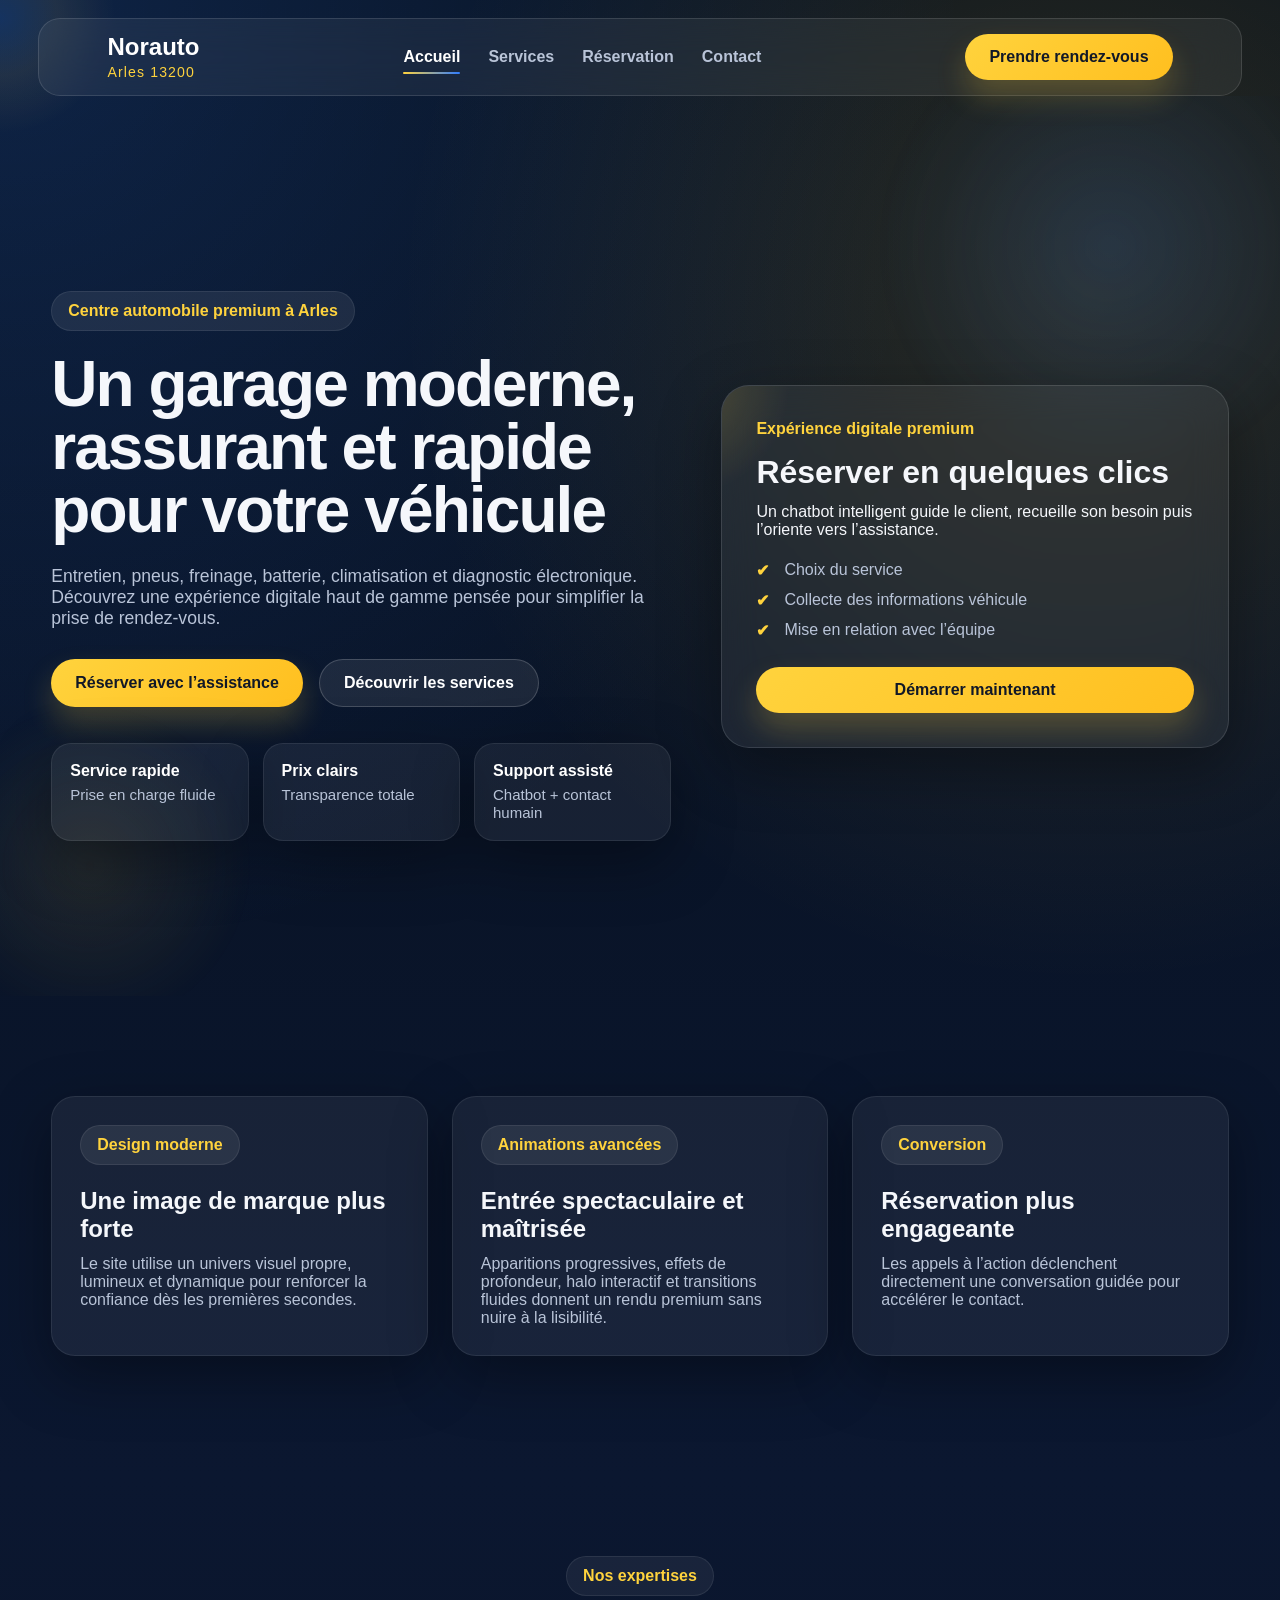
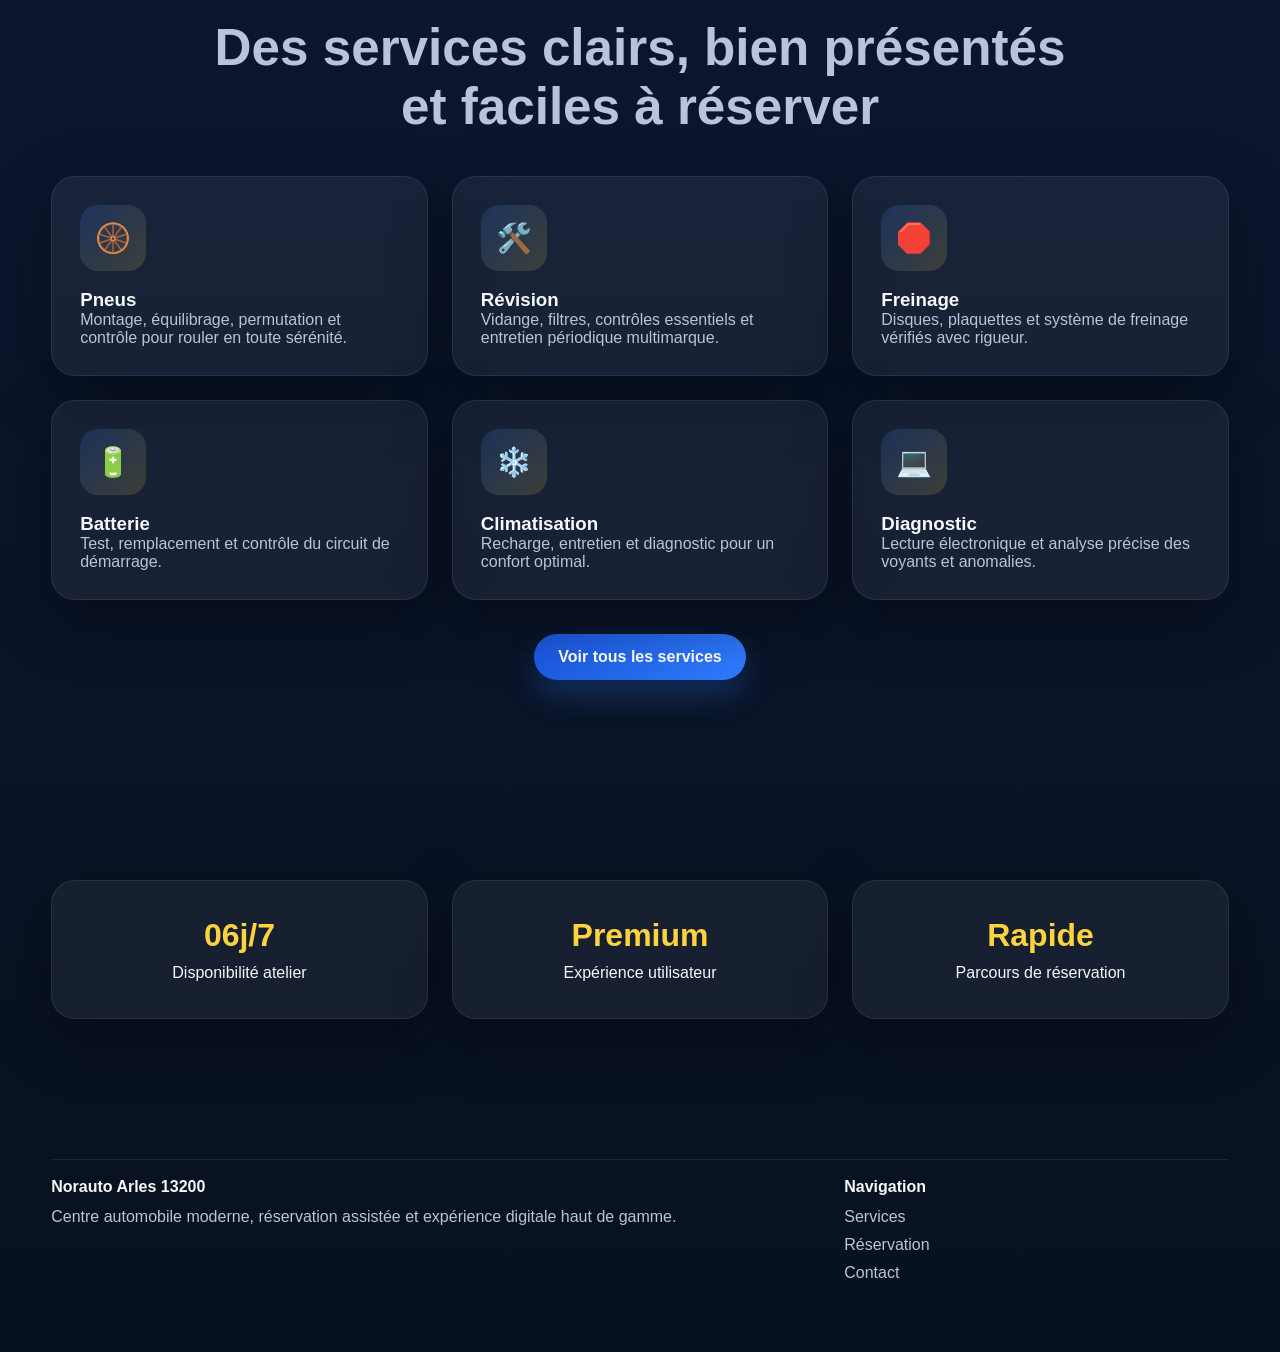
<file: index.html>
<!DOCTYPE html>
<html lang="fr">
<head>
  <meta charset="UTF-8" />
  <meta name="viewport" content="width=device-width, initial-scale=1.0" />
  <title>Norauto Arles 13200 | Centre Automobile Premium</title>
  <meta name="description" content="Norauto Arles 13200 : entretien, réparation, pneus, batterie, freins et réservation assistée par chatbot." />
  <link rel="stylesheet" href="style.css" />
</head>
<body class="page-home">
  <div class="site-loader">
    <div class="loader-ring"></div>
    <div class="loader-text">Norauto Arles</div>
  </div>

  <div class="cursor-glow"></div>

  <header class="header glass">
    <div class="container nav">
      <a href="index.html" class="brand">
        <span class="brand-main">Norauto</span>
        <span class="brand-sub">Arles 13200</span>
      </a>

      <nav class="navbar">
        <a href="index.html" class="active">Accueil</a>
        <a href="services.html">Services</a>
        <a href="reservation.html">Réservation</a>
        <a href="contact.html">Contact</a>
      </nav>

      <button class="btn btn-primary open-chat">Prendre rendez-vous</button>
    </div>
  </header>

  <main>
    <section class="hero">
      <div class="hero-bg-shape shape-1"></div>
      <div class="hero-bg-shape shape-2"></div>
      <div class="hero-grid container">
        <div class="hero-content reveal">
          <span class="eyebrow">Centre automobile premium à Arles</span>
          <h1>Un garage moderne, rassurant et rapide pour votre véhicule</h1>
          <p class="hero-text">
            Entretien, pneus, freinage, batterie, climatisation et diagnostic électronique.
            Découvrez une expérience digitale haut de gamme pensée pour simplifier la prise de rendez-vous.
          </p>

          <div class="hero-actions">
            <button class="btn btn-primary open-chat">Réserver avec l’assistance</button>
            <a href="services.html" class="btn btn-secondary">Découvrir les services</a>
          </div>

          <div class="hero-trust">
            <div class="trust-item">
              <strong>Service rapide</strong>
              <span>Prise en charge fluide</span>
            </div>
            <div class="trust-item">
              <strong>Prix clairs</strong>
              <span>Transparence totale</span>
            </div>
            <div class="trust-item">
              <strong>Support assisté</strong>
              <span>Chatbot + contact humain</span>
            </div>
          </div>
        </div>

        <div class="hero-panel floating">
          <div class="panel-card glass">
            <div class="panel-badge">Expérience digitale premium</div>
            <h3>Réserver en quelques clics</h3>
            <p>Un chatbot intelligent guide le client, recueille son besoin puis l’oriente vers l’assistance.</p>
            <ul class="check-list">
              <li>Choix du service</li>
              <li>Collecte des informations véhicule</li>
              <li>Mise en relation avec l’équipe</li>
            </ul>
            <button class="btn btn-primary wide open-chat">Démarrer maintenant</button>
          </div>
        </div>
      </div>
    </section>

    <section class="section premium-strip">
      <div class="container premium-grid">
        <div class="premium-card reveal">
          <span class="mini-label">Design moderne</span>
          <h2>Une image de marque plus forte</h2>
          <p>
            Le site utilise un univers visuel propre, lumineux et dynamique pour renforcer la confiance
            dès les premières secondes.
          </p>
        </div>
        <div class="premium-card reveal delay-1">
          <span class="mini-label">Animations avancées</span>
          <h2>Entrée spectaculaire et maîtrisée</h2>
          <p>
            Apparitions progressives, effets de profondeur, halo interactif et transitions fluides
            donnent un rendu premium sans nuire à la lisibilité.
          </p>
        </div>
        <div class="premium-card reveal delay-2">
          <span class="mini-label">Conversion</span>
          <h2>Réservation plus engageante</h2>
          <p>
            Les appels à l’action déclenchent directement une conversation guidée pour accélérer le contact.
          </p>
        </div>
      </div>
    </section>

    <section class="section services-preview">
      <div class="container">
        <div class="section-heading reveal">
          <span class="eyebrow dark">Nos expertises</span>
          <h2>Des services clairs, bien présentés et faciles à réserver</h2>
        </div>

        <div class="service-grid">
          <article class="service-card reveal">
            <div class="service-icon">🛞</div>
            <h3>Pneus</h3>
            <p>Montage, équilibrage, permutation et contrôle pour rouler en toute sérénité.</p>
          </article>

          <article class="service-card reveal delay-1">
            <div class="service-icon">🛠️</div>
            <h3>Révision</h3>
            <p>Vidange, filtres, contrôles essentiels et entretien périodique multimarque.</p>
          </article>

          <article class="service-card reveal delay-2">
            <div class="service-icon">🛑</div>
            <h3>Freinage</h3>
            <p>Disques, plaquettes et système de freinage vérifiés avec rigueur.</p>
          </article>

          <article class="service-card reveal">
            <div class="service-icon">🔋</div>
            <h3>Batterie</h3>
            <p>Test, remplacement et contrôle du circuit de démarrage.</p>
          </article>

          <article class="service-card reveal delay-1">
            <div class="service-icon">❄️</div>
            <h3>Climatisation</h3>
            <p>Recharge, entretien et diagnostic pour un confort optimal.</p>
          </article>

          <article class="service-card reveal delay-2">
            <div class="service-icon">💻</div>
            <h3>Diagnostic</h3>
            <p>Lecture électronique et analyse précise des voyants et anomalies.</p>
          </article>
        </div>

        <div class="center-top">
          <a href="services.html" class="btn btn-dark">Voir tous les services</a>
        </div>
      </div>
    </section>

    <section class="section stats-section">
      <div class="container stats-grid">
        <div class="stat-box reveal">
          <strong>06j/7</strong>
          <span>Disponibilité atelier</span>
        </div>
        <div class="stat-box reveal delay-1">
          <strong>Premium</strong>
          <span>Expérience utilisateur</span>
        </div>
        <div class="stat-box reveal delay-2">
          <strong>Rapide</strong>
          <span>Parcours de réservation</span>
        </div>
      </div>
    </section>
  </main>

  <footer class="footer">
    <div class="container footer-grid">
      <div>
        <h4>Norauto Arles 13200</h4>
        <p>Centre automobile moderne, réservation assistée et expérience digitale haut de gamme.</p>
      </div>
      <div>
        <h4>Navigation</h4>
        <a href="services.html">Services</a>
        <a href="reservation.html">Réservation</a>
        <a href="contact.html">Contact</a>
      </div>
    </div>
  </footer>

  <div class="chatbot" id="chatbot">
    <div class="chatbot-header">
      <div>
        <strong>Assistant Norauto Arles</strong>
        <p>Réservation assistée</p>
      </div>
      <button class="chat-close" id="closeChat">×</button>
    </div>

    <div class="chatbot-body" id="chatBody">
      <div class="bot-message">Bonjour 👋 Je peux vous aider à préparer votre demande de rendez-vous.</div>
      <div class="bot-message">Quel service souhaitez-vous réserver ?</div>

      <div class="chat-options">
        <button class="chat-option" data-choice="Pneus">Pneus</button>
        <button class="chat-option" data-choice="Révision">Révision</button>
        <button class="chat-option" data-choice="Freinage">Freinage</button>
        <button class="chat-option" data-choice="Batterie">Batterie</button>
        <button class="chat-option" data-choice="Climatisation">Climatisation</button>
        <button class="chat-option" data-choice="Diagnostic">Diagnostic</button>
      </div>
    </div>

    <div class="chatbot-footer">
      <a id="assistanceLink" class="btn btn-primary wide" href="contact.html">Parler à l’assistance</a>
    </div>
  </div>

  <script src="script.js"></script>
</body>
</html>
</file>
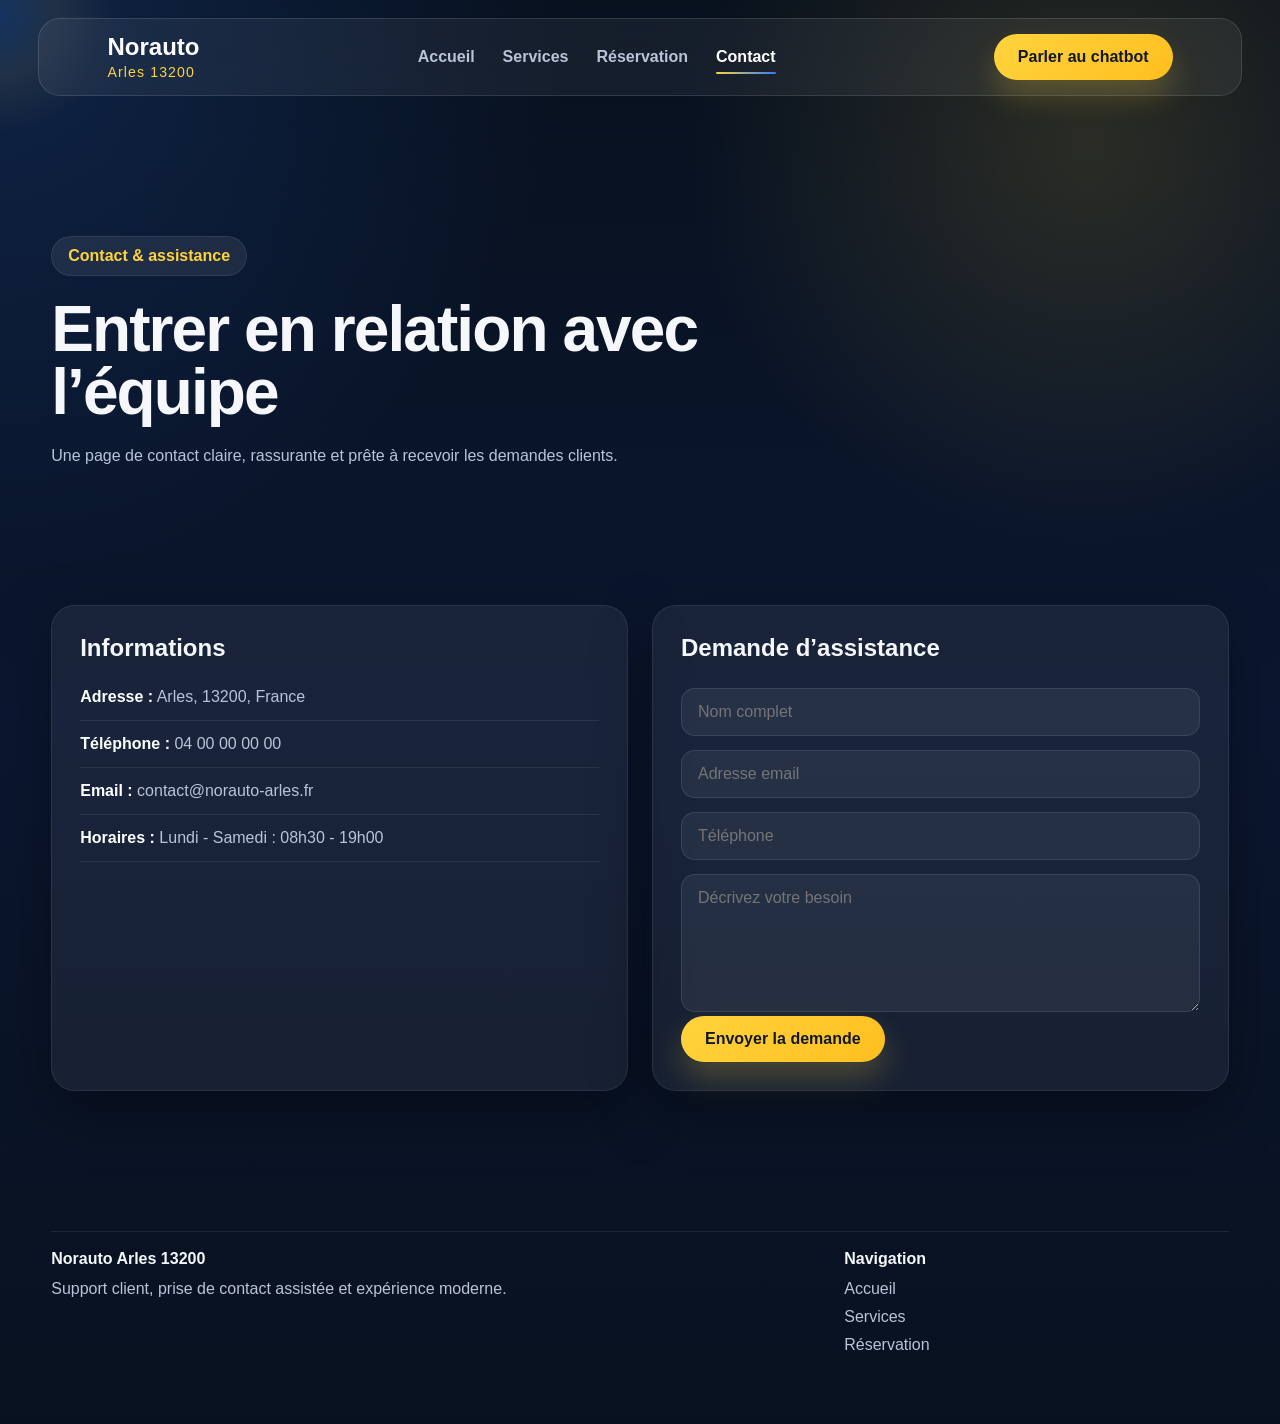
<file: contact.html>
<!DOCTYPE html>
<html lang="fr">
<head>
  <meta charset="UTF-8" />
  <meta name="viewport" content="width=device-width, initial-scale=1.0" />
  <title>Contact | Norauto Arles 13200</title>
  <meta name="description" content="Contactez Norauto Arles 13200 pour votre entretien automobile." />
  <link rel="stylesheet" href="style.css" />
</head>
<body>
  <div class="cursor-glow"></div>

  <header class="header glass">
    <div class="container nav">
      <a href="index.html" class="brand">
        <span class="brand-main">Norauto</span>
        <span class="brand-sub">Arles 13200</span>
      </a>

      <nav class="navbar">
        <a href="index.html">Accueil</a>
        <a href="services.html">Services</a>
        <a href="reservation.html">Réservation</a>
        <a href="contact.html" class="active">Contact</a>
      </nav>

      <button class="btn btn-primary open-chat">Parler au chatbot</button>
    </div>
  </header>

  <main class="inner-page">
    <section class="page-hero small-hero">
      <div class="container reveal">
        <span class="eyebrow">Contact & assistance</span>
        <h1>Entrer en relation avec l’équipe</h1>
        <p>Une page de contact claire, rassurante et prête à recevoir les demandes clients.</p>
      </div>
    </section>

    <section class="section">
      <div class="container contact-layout">
        <div class="contact-card reveal">
          <h2>Informations</h2>
          <div class="contact-line"><strong>Adresse :</strong> Arles, 13200, France</div>
          <div class="contact-line"><strong>Téléphone :</strong> 04 00 00 00 00</div>
          <div class="contact-line"><strong>Email :</strong> contact@norauto-arles.fr</div>
          <div class="contact-line"><strong>Horaires :</strong> Lundi - Samedi : 08h30 - 19h00</div>
        </div>

        <form class="contact-card reveal delay-1">
          <h2>Demande d’assistance</h2>
          <input type="text" placeholder="Nom complet" required>
          <input type="email" placeholder="Adresse email" required>
          <input type="tel" placeholder="Téléphone" required>
          <textarea rows="6" placeholder="Décrivez votre besoin" required></textarea>
          <button type="submit" class="btn btn-primary">Envoyer la demande</button>
        </form>
      </div>
    </section>
  </main>

  <footer class="footer">
    <div class="container footer-grid">
      <div>
        <h4>Norauto Arles 13200</h4>
        <p>Support client, prise de contact assistée et expérience moderne.</p>
      </div>
      <div>
        <h4>Navigation</h4>
        <a href="index.html">Accueil</a>
        <a href="services.html">Services</a>
        <a href="reservation.html">Réservation</a>
      </div>
    </div>
  </footer>

  <div class="chatbot" id="chatbot">
    <div class="chatbot-header">
      <div>
        <strong>Assistant Norauto Arles</strong>
        <p>Réservation assistée</p>
      </div>
      <button class="chat-close" id="closeChat">×</button>
    </div>

    <div class="chatbot-body" id="chatBody">
      <div class="bot-message">Bonjour 👋 Je peux vous orienter avant votre prise de contact.</div>
      <div class="chat-options">
        <button class="chat-option" data-choice="Demande de rendez-vous">Demande de rendez-vous</button>
        <button class="chat-option" data-choice="Demande d'information">Demande d'information</button>
      </div>
    </div>

    <div class="chatbot-footer">
      <a id="assistanceLink" class="btn btn-primary wide" href="mailto:contact@norauto-arles.fr">Contacter l’assistance</a>
    </div>
  </div>

  <script src="script.js"></script>
</body>
</html>
</file>
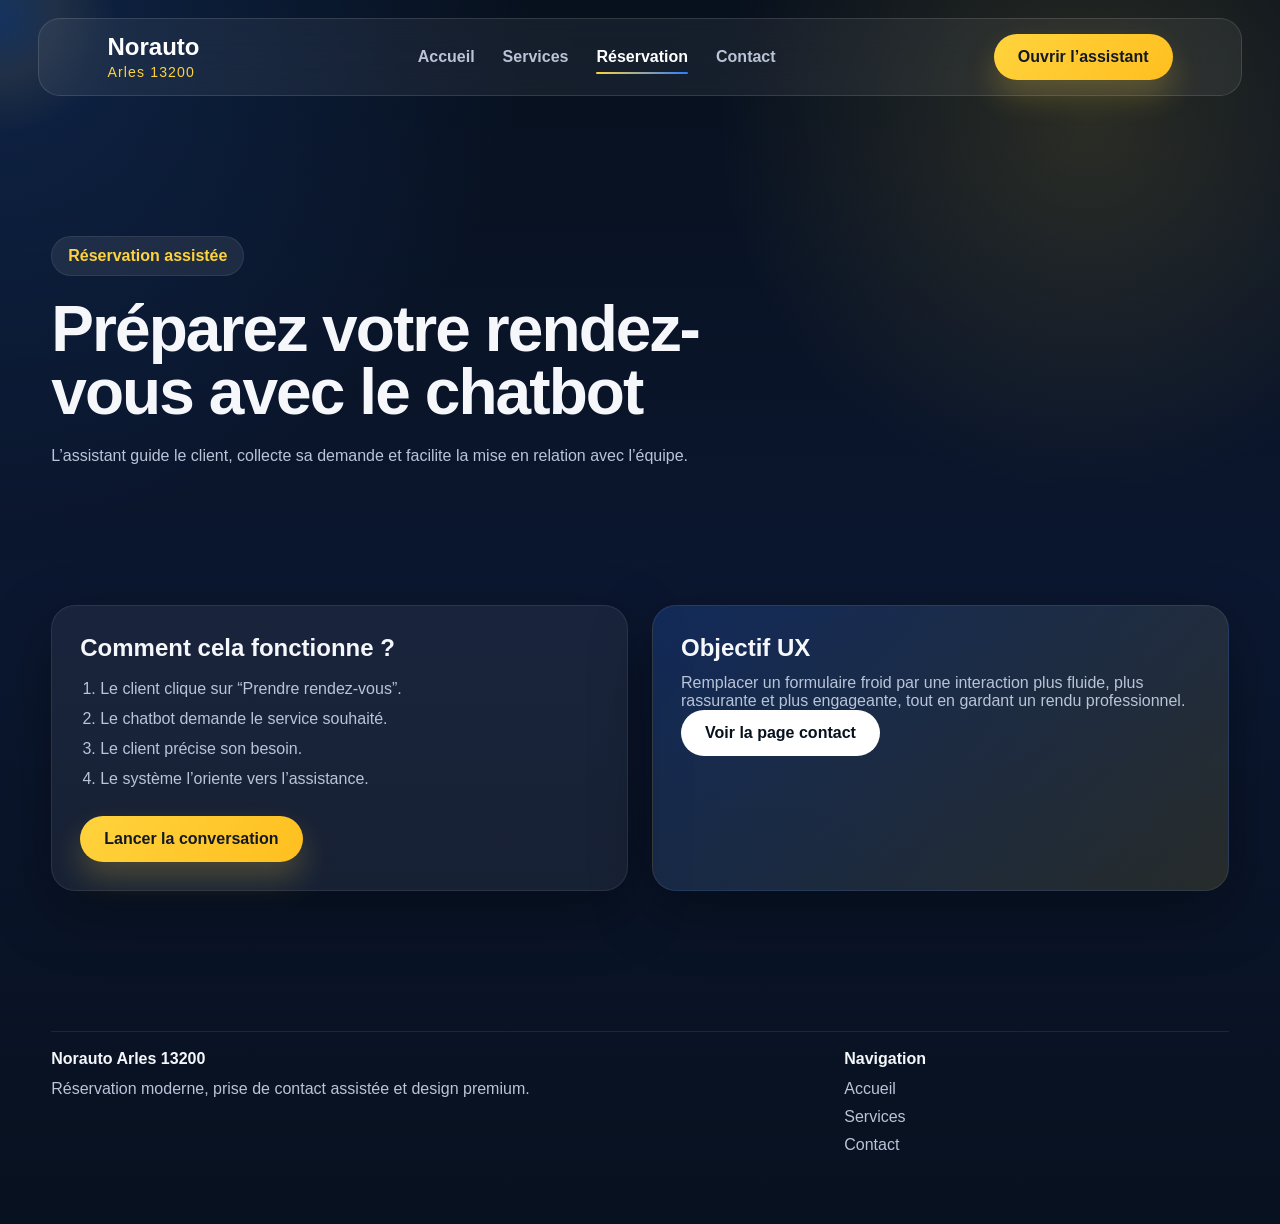
<file: reservation.html>
<!DOCTYPE html>
<html lang="fr">
<head>
  <meta charset="UTF-8" />
  <meta name="viewport" content="width=device-width, initial-scale=1.0" />
  <title>Réservation | Norauto Arles 13200</title>
  <meta name="description" content="Réservez votre entretien chez Norauto Arles 13200 avec assistance chatbot." />
  <link rel="stylesheet" href="style.css" />
</head>
<body>
  <div class="cursor-glow"></div>

  <header class="header glass">
    <div class="container nav">
      <a href="index.html" class="brand">
        <span class="brand-main">Norauto</span>
        <span class="brand-sub">Arles 13200</span>
      </a>

      <nav class="navbar">
        <a href="index.html">Accueil</a>
        <a href="services.html">Services</a>
        <a href="reservation.html" class="active">Réservation</a>
        <a href="contact.html">Contact</a>
      </nav>

      <button class="btn btn-primary open-chat">Ouvrir l’assistant</button>
    </div>
  </header>

  <main class="inner-page">
    <section class="page-hero small-hero">
      <div class="container reveal">
        <span class="eyebrow">Réservation assistée</span>
        <h1>Préparez votre rendez-vous avec le chatbot</h1>
        <p>L’assistant guide le client, collecte sa demande et facilite la mise en relation avec l’équipe.</p>
      </div>
    </section>

    <section class="section">
      <div class="container reservation-layout">
        <div class="reservation-card reveal">
          <h2>Comment cela fonctionne ?</h2>
          <ol class="steps">
            <li>Le client clique sur “Prendre rendez-vous”.</li>
            <li>Le chatbot demande le service souhaité.</li>
            <li>Le client précise son besoin.</li>
            <li>Le système l’oriente vers l’assistance.</li>
          </ol>
          <button class="btn btn-primary open-chat">Lancer la conversation</button>
        </div>

        <div class="reservation-card accent reveal delay-1">
          <h2>Objectif UX</h2>
          <p>
            Remplacer un formulaire froid par une interaction plus fluide, plus rassurante
            et plus engageante, tout en gardant un rendu professionnel.
          </p>
          <a href="contact.html" class="btn btn-light">Voir la page contact</a>
        </div>
      </div>
    </section>
  </main>

  <footer class="footer">
    <div class="container footer-grid">
      <div>
        <h4>Norauto Arles 13200</h4>
        <p>Réservation moderne, prise de contact assistée et design premium.</p>
      </div>
      <div>
        <h4>Navigation</h4>
        <a href="index.html">Accueil</a>
        <a href="services.html">Services</a>
        <a href="contact.html">Contact</a>
      </div>
    </div>
  </footer>

  <div class="chatbot" id="chatbot">
    <div class="chatbot-header">
      <div>
        <strong>Assistant Norauto Arles</strong>
        <p>Réservation assistée</p>
      </div>
      <button class="chat-close" id="closeChat">×</button>
    </div>

    <div class="chatbot-body" id="chatBody">
      <div class="bot-message">Bonjour 👋 Je vais vous aider à préparer votre rendez-vous.</div>
      <div class="bot-message">Choisissez votre besoin principal :</div>

      <div class="chat-options">
        <button class="chat-option" data-choice="Pneus">Pneus</button>
        <button class="chat-option" data-choice="Révision">Révision</button>
        <button class="chat-option" data-choice="Freinage">Freinage</button>
        <button class="chat-option" data-choice="Batterie">Batterie</button>
        <button class="chat-option" data-choice="Climatisation">Climatisation</button>
        <button class="chat-option" data-choice="Diagnostic">Diagnostic</button>
      </div>
    </div>

    <div class="chatbot-footer">
      <a id="assistanceLink" class="btn btn-primary wide" href="contact.html">Mettre en relation avec l’assistance</a>
    </div>
  </div>

  <script src="script.js"></script>
</body>
</html>
</file>
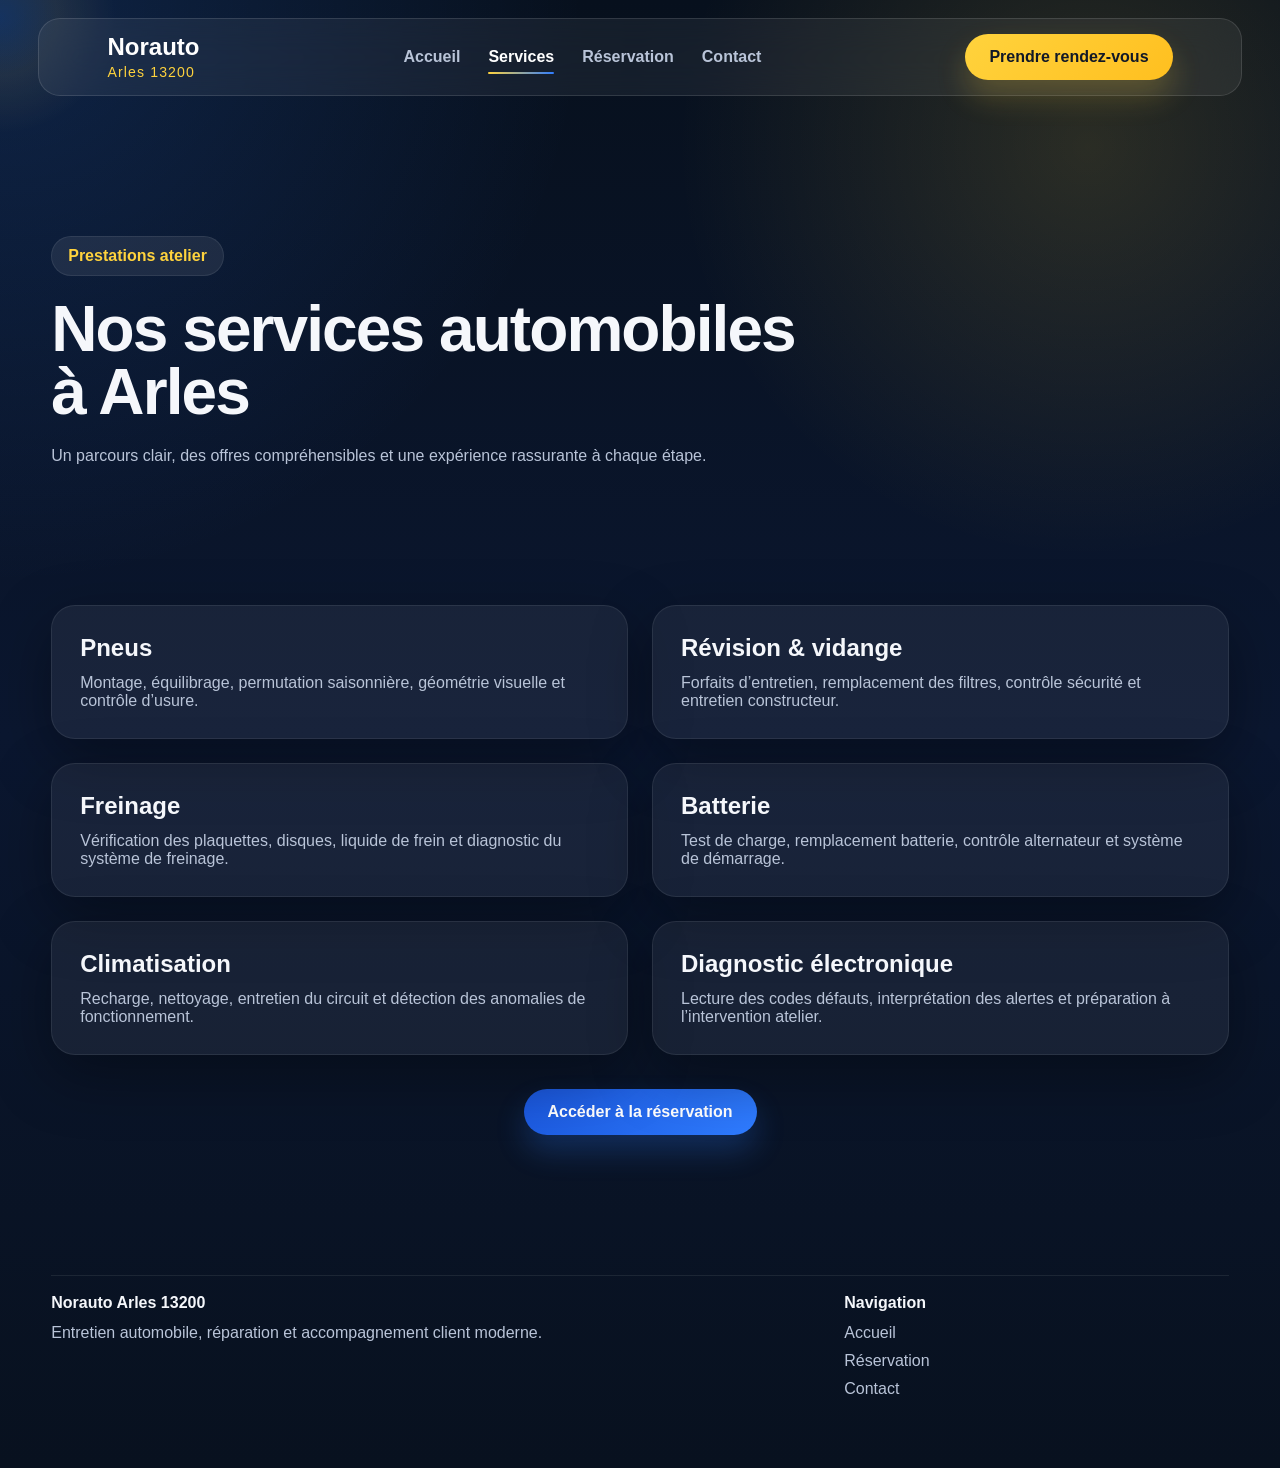
<file: services.html>
<!DOCTYPE html>
<html lang="fr">
<head>
  <meta charset="UTF-8" />
  <meta name="viewport" content="width=device-width, initial-scale=1.0" />
  <title>Services | Norauto Arles 13200</title>
  <meta name="description" content="Découvrez les services proposés par Norauto Arles 13200." />
  <link rel="stylesheet" href="style.css" />
</head>
<body>
  <div class="cursor-glow"></div>

  <header class="header glass">
    <div class="container nav">
      <a href="index.html" class="brand">
        <span class="brand-main">Norauto</span>
        <span class="brand-sub">Arles 13200</span>
      </a>

      <nav class="navbar">
        <a href="index.html">Accueil</a>
        <a href="services.html" class="active">Services</a>
        <a href="reservation.html">Réservation</a>
        <a href="contact.html">Contact</a>
      </nav>

      <button class="btn btn-primary open-chat">Prendre rendez-vous</button>
    </div>
  </header>

  <main class="inner-page">
    <section class="page-hero small-hero">
      <div class="container reveal">
        <span class="eyebrow">Prestations atelier</span>
        <h1>Nos services automobiles à Arles</h1>
        <p>Un parcours clair, des offres compréhensibles et une expérience rassurante à chaque étape.</p>
      </div>
    </section>

    <section class="section">
      <div class="container detailed-services">
        <article class="detail-card reveal">
          <h2>Pneus</h2>
          <p>Montage, équilibrage, permutation saisonnière, géométrie visuelle et contrôle d’usure.</p>
        </article>

        <article class="detail-card reveal delay-1">
          <h2>Révision & vidange</h2>
          <p>Forfaits d’entretien, remplacement des filtres, contrôle sécurité et entretien constructeur.</p>
        </article>

        <article class="detail-card reveal delay-2">
          <h2>Freinage</h2>
          <p>Vérification des plaquettes, disques, liquide de frein et diagnostic du système de freinage.</p>
        </article>

        <article class="detail-card reveal">
          <h2>Batterie</h2>
          <p>Test de charge, remplacement batterie, contrôle alternateur et système de démarrage.</p>
        </article>

        <article class="detail-card reveal delay-1">
          <h2>Climatisation</h2>
          <p>Recharge, nettoyage, entretien du circuit et détection des anomalies de fonctionnement.</p>
        </article>

        <article class="detail-card reveal delay-2">
          <h2>Diagnostic électronique</h2>
          <p>Lecture des codes défauts, interprétation des alertes et préparation à l’intervention atelier.</p>
        </article>
      </div>

      <div class="container center-top">
        <a href="reservation.html" class="btn btn-dark">Accéder à la réservation</a>
      </div>
    </section>
  </main>

  <footer class="footer">
    <div class="container footer-grid">
      <div>
        <h4>Norauto Arles 13200</h4>
        <p>Entretien automobile, réparation et accompagnement client moderne.</p>
      </div>
      <div>
        <h4>Navigation</h4>
        <a href="index.html">Accueil</a>
        <a href="reservation.html">Réservation</a>
        <a href="contact.html">Contact</a>
      </div>
    </div>
  </footer>

  <div class="chatbot" id="chatbot">
    <div class="chatbot-header">
      <div>
        <strong>Assistant Norauto Arles</strong>
        <p>Réservation assistée</p>
      </div>
      <button class="chat-close" id="closeChat">×</button>
    </div>
    <div class="chatbot-body" id="chatBody">
      <div class="bot-message">Bonjour 👋 Quel service vous intéresse ?</div>
      <div class="chat-options">
        <button class="chat-option" data-choice="Pneus">Pneus</button>
        <button class="chat-option" data-choice="Révision">Révision</button>
        <button class="chat-option" data-choice="Freinage">Freinage</button>
        <button class="chat-option" data-choice="Batterie">Batterie</button>
      </div>
    </div>
    <div class="chatbot-footer">
      <a id="assistanceLink" class="btn btn-primary wide" href="contact.html">Parler à l’assistance</a>
    </div>
  </div>

  <script src="script.js"></script>
</body>
</html>
</file>
<file: style.css>
* {
  margin: 0;
  padding: 0;
  box-sizing: border-box;
}

:root {
  --bg: #08111f;
  --bg-soft: #0d1b31;
  --card: rgba(255, 255, 255, 0.08);
  --card-strong: rgba(255, 255, 255, 0.12);
  --line: rgba(255, 255, 255, 0.12);
  --text: #f5f7fb;
  --text-soft: #b9c4d8;
  --blue: #1a56db;
  --blue-2: #2f7cff;
  --yellow: #ffd33d;
  --yellow-2: #ffea8a;
  --dark: #07101d;
  --white: #ffffff;
  --shadow: 0 20px 60px rgba(0, 0, 0, 0.35);
  --radius: 24px;
  --radius-sm: 16px;
  --transition: 0.35s ease;
}

html {
  scroll-behavior: smooth;
}

body {
  font-family: Inter, Arial, sans-serif;
  background:
    radial-gradient(circle at top left, rgba(47,124,255,0.18), transparent 30%),
    radial-gradient(circle at 85% 10%, rgba(255,211,61,0.14), transparent 24%),
    linear-gradient(180deg, #07101d 0%, #0b1730 50%, #08111f 100%);
  color: var(--text);
  min-height: 100vh;
  overflow-x: hidden;
}

a {
  text-decoration: none;
  color: inherit;
}

button,
input,
textarea {
  font: inherit;
}

.container {
  width: min(1200px, 92%);
  margin: 0 auto;
}

.section {
  padding: 100px 0;
}

.center-top {
  text-align: center;
  margin-top: 34px;
}

.glass {
  background: rgba(255, 255, 255, 0.06);
  backdrop-filter: blur(18px);
  -webkit-backdrop-filter: blur(18px);
  border: 1px solid var(--line);
}

.header {
  position: sticky;
  top: 0;
  z-index: 1000;
  margin: 18px auto 0;
  width: min(1240px, 94%);
  border-radius: 22px;
}

.nav {
  min-height: 76px;
  display: flex;
  align-items: center;
  justify-content: space-between;
  gap: 24px;
  padding: 0 20px;
}

.brand {
  display: flex;
  flex-direction: column;
  line-height: 1;
}

.brand-main {
  font-size: 1.5rem;
  font-weight: 900;
  color: var(--white);
}

.brand-sub {
  font-size: 0.88rem;
  color: var(--yellow);
  margin-top: 6px;
  letter-spacing: 0.08em;
}

.navbar {
  display: flex;
  gap: 28px;
  align-items: center;
}

.navbar a {
  color: var(--text-soft);
  font-weight: 600;
  position: relative;
  transition: var(--transition);
}

.navbar a:hover,
.navbar a.active {
  color: var(--white);
}

.navbar a::after {
  content: "";
  position: absolute;
  left: 0;
  bottom: -8px;
  width: 0;
  height: 2px;
  border-radius: 999px;
  background: linear-gradient(90deg, var(--yellow), var(--blue-2));
  transition: var(--transition);
}

.navbar a:hover::after,
.navbar a.active::after {
  width: 100%;
}

.btn {
  border: none;
  cursor: pointer;
  border-radius: 999px;
  padding: 14px 24px;
  font-weight: 800;
  transition: transform var(--transition), box-shadow var(--transition), background var(--transition);
  display: inline-flex;
  align-items: center;
  justify-content: center;
}

.btn:hover {
  transform: translateY(-3px);
}

.btn-primary {
  background: linear-gradient(135deg, var(--yellow), #ffbf1f);
  color: #111827;
  box-shadow: 0 16px 30px rgba(255, 211, 61, 0.22);
}

.btn-secondary {
  background: rgba(255, 255, 255, 0.08);
  color: var(--white);
  border: 1px solid rgba(255, 255, 255, 0.18);
}

.btn-dark {
  background: linear-gradient(135deg, var(--blue), var(--blue-2));
  color: var(--white);
  box-shadow: 0 16px 30px rgba(47, 124, 255, 0.24);
}

.btn-light {
  background: var(--white);
  color: var(--dark);
}

.wide {
  width: 100%;
}

.hero {
  min-height: 100vh;
  position: relative;
  display: flex;
  align-items: center;
  padding: 120px 0 80px;
  overflow: hidden;
}

.hero-grid {
  display: grid;
  grid-template-columns: 1.1fr 0.9fr;
  gap: 50px;
  align-items: center;
  position: relative;
  z-index: 2;
}

.eyebrow,
.mini-label {
  display: inline-flex;
  align-items: center;
  gap: 8px;
  padding: 10px 16px;
  border-radius: 999px;
  background: rgba(255,255,255,0.08);
  color: var(--yellow);
  border: 1px solid rgba(255,255,255,0.08);
  font-weight: 800;
  margin-bottom: 22px;
}

.eyebrow.dark {
  background: rgba(255,255,255,0.06);
}

.hero h1,
.page-hero h1 {
  font-size: clamp(2.6rem, 5vw, 5.1rem);
  line-height: 0.98;
  letter-spacing: -0.03em;
  margin-bottom: 24px;
  max-width: 760px;
}

.hero-text,
.page-hero p,
.section-heading h2,
.premium-card p,
.service-card p,
.detail-card p,
.contact-card p,
.reservation-card p {
  color: var(--text-soft);
}

.hero-text {
  font-size: 1.1rem;
  max-width: 680px;
}

.hero-actions {
  display: flex;
  flex-wrap: wrap;
  gap: 16px;
  margin-top: 30px;
}

.hero-trust {
  display: grid;
  grid-template-columns: repeat(3, 1fr);
  gap: 14px;
  margin-top: 36px;
}

.trust-item {
  padding: 18px;
  border-radius: 20px;
  background: rgba(255,255,255,0.06);
  border: 1px solid rgba(255,255,255,0.08);
  box-shadow: var(--shadow);
}

.trust-item strong {
  display: block;
  margin-bottom: 6px;
  color: var(--white);
}

.trust-item span {
  color: var(--text-soft);
  font-size: 0.94rem;
}

.hero-panel {
  position: relative;
}

.panel-card {
  border-radius: 28px;
  padding: 34px;
  box-shadow: var(--shadow);
  position: relative;
  overflow: hidden;
}

.panel-card::before {
  content: "";
  position: absolute;
  inset: -30% auto auto -30%;
  width: 220px;
  height: 220px;
  background: radial-gradient(circle, rgba(255,211,61,0.2), transparent 70%);
  animation: pulseAura 4s infinite ease-in-out;
}

.panel-badge {
  display: inline-block;
  margin-bottom: 16px;
  color: var(--yellow);
  font-weight: 800;
}

.panel-card h3 {
  font-size: 2rem;
  margin-bottom: 12px;
}

.check-list {
  list-style: none;
  margin: 22px 0 28px;
  display: grid;
  gap: 12px;
}

.check-list li {
  position: relative;
  padding-left: 28px;
  color: var(--text-soft);
}

.check-list li::before {
  content: "✔";
  position: absolute;
  left: 0;
  color: var(--yellow);
  font-weight: 900;
}

.hero-bg-shape {
  position: absolute;
  border-radius: 50%;
  filter: blur(8px);
  opacity: 0.45;
}

.shape-1 {
  width: 540px;
  height: 540px;
  background: radial-gradient(circle, rgba(47,124,255,0.32), transparent 62%);
  top: -120px;
  right: -100px;
  animation: drift 10s infinite ease-in-out;
}

.shape-2 {
  width: 380px;
  height: 380px;
  background: radial-gradient(circle, rgba(255,211,61,0.22), transparent 62%);
  left: -100px;
  bottom: -60px;
  animation: drift 12s infinite ease-in-out reverse;
}

.premium-grid,
.stats-grid,
.service-grid,
.detailed-services,
.contact-layout,
.reservation-layout {
  display: grid;
  gap: 24px;
}

.premium-grid {
  grid-template-columns: repeat(3, 1fr);
}

.premium-card,
.service-card,
.detail-card,
.contact-card,
.reservation-card,
.stat-box {
  background: rgba(255,255,255,0.06);
  border: 1px solid rgba(255,255,255,0.08);
  border-radius: var(--radius);
  box-shadow: var(--shadow);
}

.premium-card,
.detail-card,
.contact-card,
.reservation-card {
  padding: 28px;
}

.premium-card h2,
.section-heading h2,
.detail-card h2,
.contact-card h2,
.reservation-card h2 {
  margin-bottom: 12px;
}

.section-heading {
  text-align: center;
  max-width: 860px;
  margin: 0 auto 40px;
}

.section-heading h2 {
  font-size: clamp(2rem, 4vw, 3.3rem);
}

.service-grid {
  grid-template-columns: repeat(3, 1fr);
}

.service-card {
  padding: 28px;
  transition: transform var(--transition), border-color var(--transition), box-shadow var(--transition);
  position: relative;
  overflow: hidden;
}

.service-card::after {
  content: "";
  position: absolute;
  inset: auto 0 0 0;
  height: 3px;
  background: linear-gradient(90deg, var(--yellow), var(--blue-2));
  transform: scaleX(0);
  transform-origin: left;
  transition: var(--transition);
}

.service-card:hover {
  transform: translateY(-10px);
  border-color: rgba(255,255,255,0.16);
}

.service-card:hover::after {
  transform: scaleX(1);
}

.service-icon {
  width: 66px;
  height: 66px;
  border-radius: 18px;
  display: grid;
  place-items: center;
  font-size: 1.8rem;
  background: linear-gradient(135deg, rgba(47,124,255,0.18), rgba(255,211,61,0.16));
  margin-bottom: 18px;
}

.stats-grid {
  grid-template-columns: repeat(3, 1fr);
}

.stat-box {
  padding: 36px 24px;
  text-align: center;
}

.stat-box strong {
  display: block;
  font-size: 2rem;
  color: var(--yellow);
  margin-bottom: 10px;
}

.inner-page {
  padding-top: 40px;
}

.page-hero {
  padding: 100px 0 40px;
}

.small-hero h1 {
  font-size: clamp(2.3rem, 5vw, 4rem);
}

.detailed-services {
  grid-template-columns: repeat(2, 1fr);
}

.contact-layout,
.reservation-layout {
  grid-template-columns: repeat(2, 1fr);
}

.contact-card input,
.contact-card textarea {
  width: 100%;
  margin-top: 14px;
  padding: 14px 16px;
  border-radius: 14px;
  border: 1px solid rgba(255,255,255,0.1);
  background: rgba(255,255,255,0.06);
  color: var(--white);
  outline: none;
}

.contact-line {
  padding: 14px 0;
  border-bottom: 1px solid rgba(255,255,255,0.08);
  color: var(--text-soft);
}

.contact-line strong {
  color: var(--white);
}

.steps {
  padding-left: 20px;
  color: var(--text-soft);
  margin: 18px 0 28px;
  display: grid;
  gap: 12px;
}

.accent {
  background: linear-gradient(135deg, rgba(47,124,255,0.2), rgba(255,211,61,0.12));
}

.footer {
  padding: 40px 0 60px;
}

.footer-grid {
  display: grid;
  grid-template-columns: 2fr 1fr;
  gap: 24px;
  padding-top: 18px;
  border-top: 1px solid rgba(255,255,255,0.08);
}

.footer h4 {
  margin-bottom: 12px;
}

.footer p,
.footer a {
  color: var(--text-soft);
  display: block;
  margin-bottom: 10px;
}

/* Chatbot */
.chatbot {
  position: fixed;
  right: 24px;
  bottom: 24px;
  width: 380px;
  max-width: calc(100vw - 24px);
  border-radius: 24px;
  background: rgba(11, 23, 48, 0.95);
  border: 1px solid rgba(255,255,255,0.1);
  box-shadow: 0 30px 70px rgba(0,0,0,0.45);
  transform: translateY(30px) scale(0.96);
  opacity: 0;
  pointer-events: none;
  transition: 0.35s ease;
  z-index: 1200;
  overflow: hidden;
}

.chatbot.active {
  opacity: 1;
  transform: translateY(0) scale(1);
  pointer-events: auto;
}

.chatbot-header {
  display: flex;
  justify-content: space-between;
  gap: 12px;
  align-items: start;
  padding: 18px 18px 14px;
  background: linear-gradient(135deg, rgba(47,124,255,0.22), rgba(255,211,61,0.12));
  border-bottom: 1px solid rgba(255,255,255,0.08);
}

.chatbot-header p {
  font-size: 0.9rem;
  color: var(--text-soft);
  margin-top: 4px;
}

.chat-close {
  background: transparent;
  color: var(--white);
  font-size: 1.5rem;
  border: none;
  cursor: pointer;
}

.chatbot-body {
  padding: 18px;
  max-height: 420px;
  overflow-y: auto;
}

.bot-message,
.user-message {
  max-width: 86%;
  padding: 12px 14px;
  border-radius: 16px;
  margin-bottom: 12px;
  line-height: 1.45;
  animation: popIn 0.35s ease;
}

.bot-message {
  background: rgba(255,255,255,0.07);
  color: var(--white);
}

.user-message {
  background: linear-gradient(135deg, var(--yellow), #ffbf1f);
  color: #111827;
  margin-left: auto;
  font-weight: 700;
}

.chat-options {
  display: flex;
  flex-wrap: wrap;
  gap: 10px;
  margin-top: 10px;
}

.chat-option {
  border: 1px solid rgba(255,255,255,0.12);
  background: rgba(255,255,255,0.06);
  color: var(--white);
  border-radius: 999px;
  padding: 10px 14px;
  cursor: pointer;
  transition: var(--transition);
}

.chat-option:hover {
  transform: translateY(-2px);
  border-color: rgba(255,255,255,0.22);
}

.chatbot-footer {
  padding: 16px 18px 20px;
  border-top: 1px solid rgba(255,255,255,0.08);
}

/* Loader */
.site-loader {
  position: fixed;
  inset: 0;
  z-index: 2000;
  background: radial-gradient(circle at center, rgba(47,124,255,0.2), transparent 35%), #07101d;
  display: flex;
  flex-direction: column;
  align-items: center;
  justify-content: center;
  gap: 20px;
  animation: fadeLoader 1.8s ease forwards;
  animation-delay: 1.2s;
}

.loader-ring {
  width: 88px;
  height: 88px;
  border-radius: 50%;
  border: 4px solid rgba(255,255,255,0.12);
  border-top-color: var(--yellow);
  border-right-color: var(--blue-2);
  animation: spin 1s linear infinite;
}

.loader-text {
  color: var(--white);
  font-weight: 900;
  letter-spacing: 0.16em;
  text-transform: uppercase;
}

/* Mouse glow */
.cursor-glow {
  position: fixed;
  width: 240px;
  height: 240px;
  border-radius: 50%;
  background: radial-gradient(circle, rgba(47,124,255,0.14), rgba(255,211,61,0.08), transparent 68%);
  pointer-events: none;
  z-index: 0;
  transform: translate(-50%, -50%);
  mix-blend-mode: screen;
}

/* Animations */
.reveal {
  opacity: 0;
  transform: translateY(30px);
  animation: revealUp 1s cubic-bezier(.22,1,.36,1) forwards;
}

.delay-1 { animation-delay: 0.15s; }
.delay-2 { animation-delay: 0.3s; }

.floating {
  animation: floating 6s ease-in-out infinite;
}

@keyframes revealUp {
  to {
    opacity: 1;
    transform: translateY(0);
  }
}

@keyframes drift {
  0%, 100% { transform: translate3d(0,0,0) scale(1); }
  50% { transform: translate3d(0,-20px,0) scale(1.06); }
}

@keyframes floating {
  0%, 100% { transform: translateY(0); }
  50% { transform: translateY(-12px); }
}

@keyframes pulseAura {
  0%, 100% { transform: scale(1); opacity: 0.7; }
  50% { transform: scale(1.12); opacity: 0.3; }
}

@keyframes popIn {
  from {
    opacity: 0;
    transform: translateY(8px) scale(0.98);
  }
  to {
    opacity: 1;
    transform: translateY(0) scale(1);
  }
}

@keyframes spin {
  to { transform: rotate(360deg); }
}

@keyframes fadeLoader {
  to {
    opacity: 0;
    visibility: hidden;
    pointer-events: none;
  }
}

/* Responsive */
@media (max-width: 1100px) {
  .hero-grid,
  .premium-grid,
  .service-grid,
  .stats-grid,
  .contact-layout,
  .reservation-layout,
  .detailed-services,
  .footer-grid {
    grid-template-columns: 1fr 1fr;
  }

  .hero-grid {
    grid-template-columns: 1fr;
  }
}

@media (max-width: 760px) {
  .navbar {
    display: none;
  }

  .hero-trust,
  .premium-grid,
  .service-grid,
  .stats-grid,
  .contact-layout,
  .reservation-layout,
  .detailed-services,
  .footer-grid {
    grid-template-columns: 1fr;
  }

  .section {
    padding: 72px 0;
  }

  .header {
    width: calc(100% - 16px);
    margin-top: 8px;
  }

  .nav {
    padding: 14px;
  }

  .chatbot {
    right: 12px;
    left: 12px;
    width: auto;
    bottom: 12px;
  }

  .hero {
    min-height: auto;
    padding: 120px 0 70px;
  }

  .hero-actions {
    flex-direction: column;
    align-items: stretch;
  }
}
</file>
